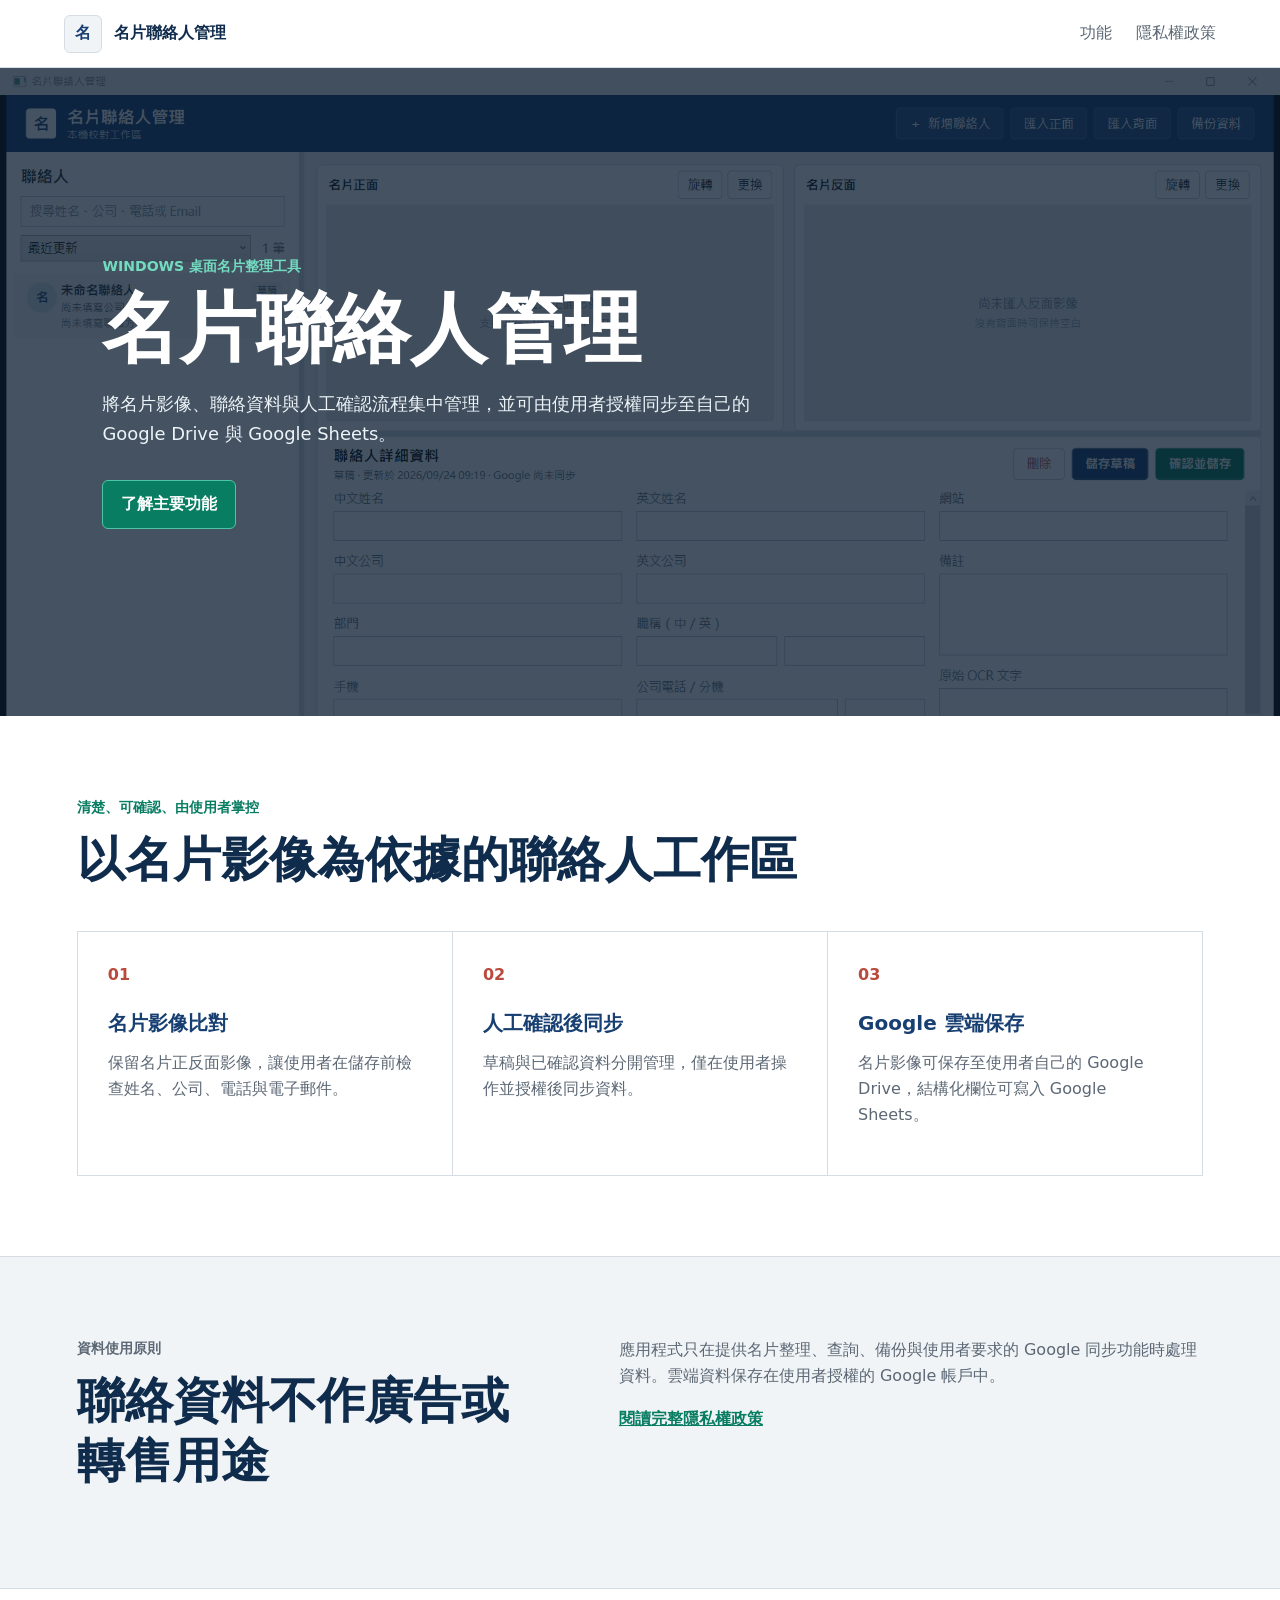
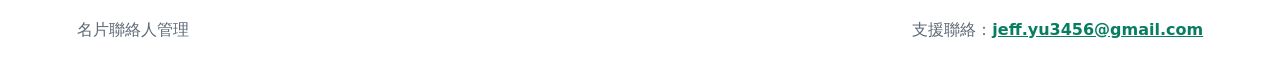
<file: index.html>
<!doctype html>
<html lang="zh-Hant">
<head>
  <meta charset="utf-8">
  <meta name="viewport" content="width=device-width, initial-scale=1">
  <meta name="description" content="名片聯絡人管理是一套協助使用者整理、確認與同步名片聯絡資料的桌面工具。">
  <title>名片聯絡人管理</title>
  <link rel="stylesheet" href="styles.css">
</head>
<body>
  <header class="site-header">
    <a class="brand" href="index.html" aria-label="名片聯絡人管理首頁">
      <span class="brand-mark" aria-hidden="true">名</span>
      <span>名片聯絡人管理</span>
    </a>
    <nav aria-label="主要導覽">
      <a href="#features">功能</a>
      <a href="privacy.html">隱私權政策</a>
    </nav>
  </header>

  <main>
    <section class="hero" aria-labelledby="hero-title">
      <div class="hero-shade"></div>
      <div class="hero-content">
        <p class="eyebrow">Windows 桌面名片整理工具</p>
        <h1 id="hero-title">名片聯絡人管理</h1>
        <p class="hero-copy">將名片影像、聯絡資料與人工確認流程集中管理，並可由使用者授權同步至自己的 Google Drive 與 Google Sheets。</p>
        <a class="primary-link" href="#features">了解主要功能</a>
      </div>
    </section>

    <section class="feature-band" id="features" aria-labelledby="features-title">
      <div class="section-inner">
        <div class="section-heading">
          <p class="eyebrow">清楚、可確認、由使用者掌控</p>
          <h2 id="features-title">以名片影像為依據的聯絡人工作區</h2>
        </div>
        <div class="feature-grid">
          <article>
            <span class="feature-number">01</span>
            <h3>名片影像比對</h3>
            <p>保留名片正反面影像，讓使用者在儲存前檢查姓名、公司、電話與電子郵件。</p>
          </article>
          <article>
            <span class="feature-number">02</span>
            <h3>人工確認後同步</h3>
            <p>草稿與已確認資料分開管理，僅在使用者操作並授權後同步資料。</p>
          </article>
          <article>
            <span class="feature-number">03</span>
            <h3>Google 雲端保存</h3>
            <p>名片影像可保存至使用者自己的 Google Drive，結構化欄位可寫入 Google Sheets。</p>
          </article>
        </div>
      </div>
    </section>

    <section class="privacy-band" aria-labelledby="privacy-title">
      <div class="section-inner privacy-layout">
        <div>
          <p class="eyebrow">資料使用原則</p>
          <h2 id="privacy-title">聯絡資料不作廣告或轉售用途</h2>
        </div>
        <div>
          <p>應用程式只在提供名片整理、查詢、備份與使用者要求的 Google 同步功能時處理資料。雲端資料保存在使用者授權的 Google 帳戶中。</p>
          <a class="text-link" href="privacy.html">閱讀完整隱私權政策</a>
        </div>
      </div>
    </section>
  </main>

  <footer>
    <p>名片聯絡人管理</p>
    <p>支援聯絡：<a href="mailto:jeff.yu3456@gmail.com">jeff.yu3456@gmail.com</a></p>
  </footer>
</body>
</html>
</file>
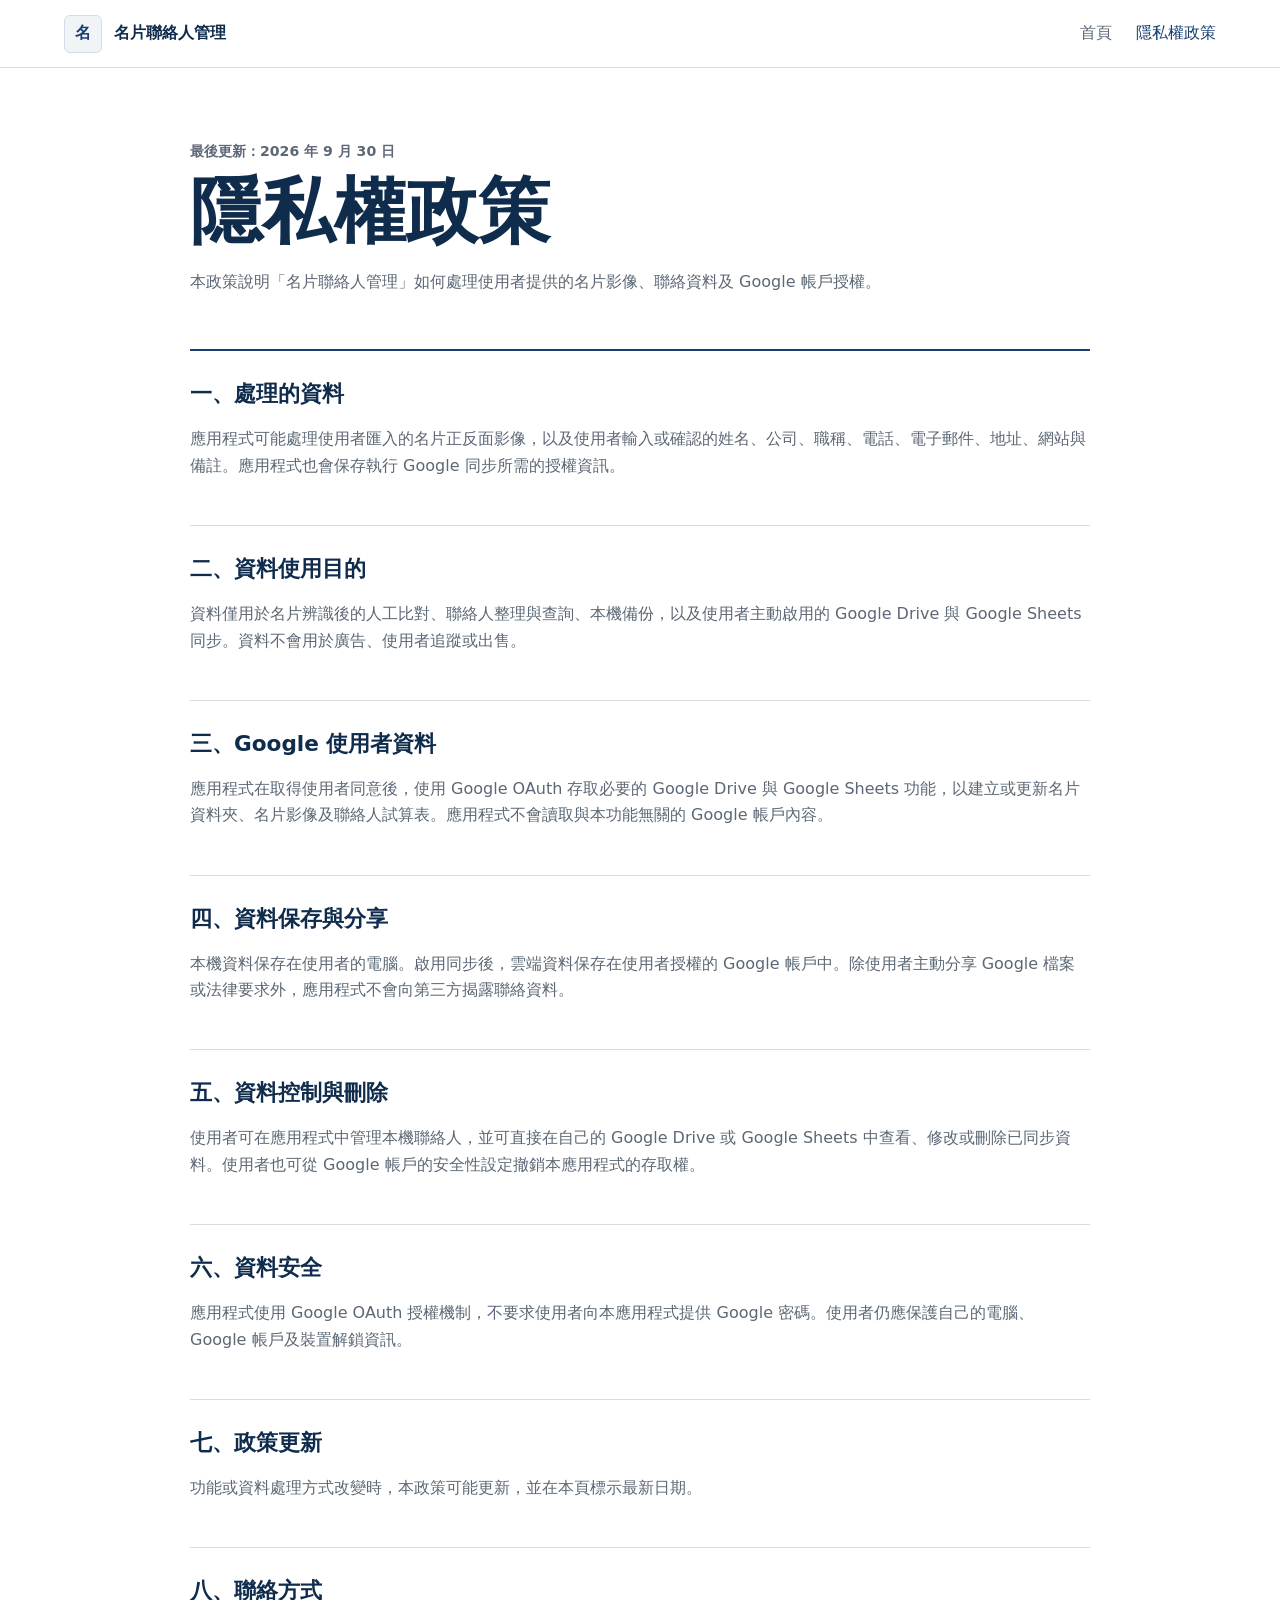
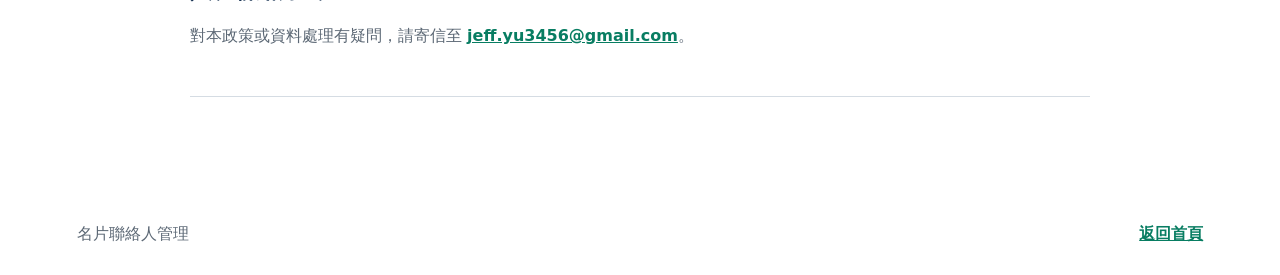
<file: privacy.html>
<!doctype html>
<html lang="zh-Hant">
<head>
  <meta charset="utf-8">
  <meta name="viewport" content="width=device-width, initial-scale=1">
  <meta name="description" content="名片聯絡人管理隱私權政策。">
  <title>隱私權政策｜名片聯絡人管理</title>
  <link rel="stylesheet" href="styles.css">
</head>
<body>
  <header class="site-header">
    <a class="brand" href="index.html" aria-label="名片聯絡人管理首頁">
      <span class="brand-mark" aria-hidden="true">名</span>
      <span>名片聯絡人管理</span>
    </a>
    <nav aria-label="主要導覽">
      <a href="index.html">首頁</a>
      <a aria-current="page" href="privacy.html">隱私權政策</a>
    </nav>
  </header>

  <main class="policy-main">
    <header class="policy-header">
      <p class="eyebrow">最後更新：2026 年 9 月 30 日</p>
      <h1>隱私權政策</h1>
      <p>本政策說明「名片聯絡人管理」如何處理使用者提供的名片影像、聯絡資料及 Google 帳戶授權。</p>
    </header>

    <div class="policy-content">
      <section>
        <h2>一、處理的資料</h2>
        <p>應用程式可能處理使用者匯入的名片正反面影像，以及使用者輸入或確認的姓名、公司、職稱、電話、電子郵件、地址、網站與備註。應用程式也會保存執行 Google 同步所需的授權資訊。</p>
      </section>

      <section>
        <h2>二、資料使用目的</h2>
        <p>資料僅用於名片辨識後的人工比對、聯絡人整理與查詢、本機備份，以及使用者主動啟用的 Google Drive 與 Google Sheets 同步。資料不會用於廣告、使用者追蹤或出售。</p>
      </section>

      <section>
        <h2>三、Google 使用者資料</h2>
        <p>應用程式在取得使用者同意後，使用 Google OAuth 存取必要的 Google Drive 與 Google Sheets 功能，以建立或更新名片資料夾、名片影像及聯絡人試算表。應用程式不會讀取與本功能無關的 Google 帳戶內容。</p>
      </section>

      <section>
        <h2>四、資料保存與分享</h2>
        <p>本機資料保存在使用者的電腦。啟用同步後，雲端資料保存在使用者授權的 Google 帳戶中。除使用者主動分享 Google 檔案或法律要求外，應用程式不會向第三方揭露聯絡資料。</p>
      </section>

      <section>
        <h2>五、資料控制與刪除</h2>
        <p>使用者可在應用程式中管理本機聯絡人，並可直接在自己的 Google Drive 或 Google Sheets 中查看、修改或刪除已同步資料。使用者也可從 Google 帳戶的安全性設定撤銷本應用程式的存取權。</p>
      </section>

      <section>
        <h2>六、資料安全</h2>
        <p>應用程式使用 Google OAuth 授權機制，不要求使用者向本應用程式提供 Google 密碼。使用者仍應保護自己的電腦、Google 帳戶及裝置解鎖資訊。</p>
      </section>

      <section>
        <h2>七、政策更新</h2>
        <p>功能或資料處理方式改變時，本政策可能更新，並在本頁標示最新日期。</p>
      </section>

      <section>
        <h2>八、聯絡方式</h2>
        <p>對本政策或資料處理有疑問，請寄信至 <a href="mailto:jeff.yu3456@gmail.com">jeff.yu3456@gmail.com</a>。</p>
      </section>
    </div>
  </main>

  <footer>
    <p>名片聯絡人管理</p>
    <p><a href="index.html">返回首頁</a></p>
  </footer>
</body>
</html>
</file>
<file: styles.css>
:root {
  color-scheme: light;
  --navy: #173f72;
  --navy-deep: #102c4d;
  --ink: #16202b;
  --muted: #5c6875;
  --line: #d5dce3;
  --surface: #ffffff;
  --soft: #f1f4f6;
  --green: #087d62;
  --coral: #b94a3d;
}

* {
  box-sizing: border-box;
}

html {
  scroll-behavior: smooth;
}

body {
  margin: 0;
  color: var(--ink);
  background: var(--surface);
  font-family: "Segoe UI", "Noto Sans TC", system-ui, sans-serif;
  line-height: 1.65;
}

a {
  color: inherit;
}

.site-header {
  min-height: 68px;
  padding: 12px clamp(20px, 5vw, 72px);
  display: flex;
  align-items: center;
  justify-content: space-between;
  gap: 24px;
  background: var(--surface);
  border-bottom: 1px solid var(--line);
}

.brand {
  display: inline-flex;
  align-items: center;
  gap: 12px;
  color: var(--navy-deep);
  font-weight: 700;
  text-decoration: none;
}

.brand-mark {
  width: 38px;
  height: 38px;
  display: inline-grid;
  place-items: center;
  color: var(--navy);
  background: var(--soft);
  border: 1px solid var(--line);
  border-radius: 6px;
}

nav {
  display: flex;
  gap: 24px;
}

nav a {
  color: var(--muted);
  text-decoration: none;
}

nav a:hover,
nav a[aria-current="page"] {
  color: var(--navy);
}

.hero {
  position: relative;
  min-height: min(700px, 72vh);
  display: grid;
  align-items: center;
  background-image: url("app-preview.png");
  background-position: center top;
  background-size: cover;
  overflow: hidden;
}

.hero-shade {
  position: absolute;
  inset: 0;
  background: rgba(10, 28, 48, 0.76);
}

.hero-content {
  position: relative;
  width: min(760px, calc(100% - 40px));
  margin-left: clamp(20px, 8vw, 128px);
  padding: 72px 0;
  color: #ffffff;
}

.eyebrow {
  margin: 0 0 10px;
  color: var(--green);
  font-size: 0.88rem;
  font-weight: 700;
  letter-spacing: 0;
  text-transform: uppercase;
}

.hero .eyebrow {
  color: #73dbc0;
}

h1,
h2,
h3,
p {
  margin-top: 0;
}

h1 {
  margin-bottom: 18px;
  font-size: clamp(2.4rem, 6vw, 5rem);
  line-height: 1.08;
  letter-spacing: 0;
}

.hero-copy {
  max-width: 670px;
  margin-bottom: 32px;
  color: #edf4f8;
  font-size: 1.12rem;
}

.primary-link {
  display: inline-flex;
  align-items: center;
  min-height: 46px;
  padding: 10px 18px;
  color: #ffffff;
  background: var(--green);
  border: 1px solid #4bc5a6;
  border-radius: 6px;
  font-weight: 700;
  text-decoration: none;
}

.feature-band,
.privacy-band {
  padding: 80px clamp(20px, 6vw, 96px);
}

.section-inner {
  width: min(1180px, 100%);
  margin: 0 auto;
}

.section-heading {
  max-width: 760px;
  margin-bottom: 42px;
}

h2 {
  margin-bottom: 18px;
  color: var(--navy-deep);
  font-size: clamp(1.8rem, 4vw, 3rem);
  line-height: 1.25;
  letter-spacing: 0;
}

.feature-grid {
  display: grid;
  grid-template-columns: repeat(3, 1fr);
  gap: 1px;
  background: var(--line);
  border: 1px solid var(--line);
}

.feature-grid article {
  min-width: 0;
  padding: 30px;
  background: var(--surface);
}

.feature-number {
  color: var(--coral);
  font-weight: 700;
}

h3 {
  margin: 18px 0 10px;
  color: var(--navy);
  font-size: 1.25rem;
  letter-spacing: 0;
}

.feature-grid p,
.privacy-layout p,
.policy-header p,
.policy-content p {
  color: var(--muted);
}

.privacy-band {
  background: var(--soft);
  border-top: 1px solid var(--line);
  border-bottom: 1px solid var(--line);
}

.privacy-layout {
  display: grid;
  grid-template-columns: minmax(0, 0.9fr) minmax(0, 1.1fr);
  gap: 64px;
  align-items: start;
}

.text-link,
.policy-content a,
footer a {
  color: var(--green);
  font-weight: 700;
}

footer {
  padding: 28px clamp(20px, 6vw, 96px);
  display: flex;
  justify-content: space-between;
  gap: 20px;
  color: var(--muted);
  background: var(--surface);
}

footer p {
  margin: 0;
}

.policy-main {
  width: min(900px, calc(100% - 40px));
  margin: 0 auto;
  padding: 72px 0 96px;
}

.policy-header {
  padding-bottom: 38px;
  border-bottom: 2px solid var(--navy);
}

.policy-header h1 {
  color: var(--navy-deep);
  font-size: clamp(2.4rem, 6vw, 4.5rem);
}

.policy-content section {
  padding: 30px 0;
  border-bottom: 1px solid var(--line);
}

.policy-content h2 {
  font-size: 1.35rem;
}

@media (max-width: 760px) {
  .site-header {
    align-items: flex-start;
    flex-direction: column;
  }

  nav {
    width: auto;
    align-self: stretch;
    justify-content: space-between;
  }

  .hero {
    min-height: 620px;
    background-position: 28% top;
  }

  .hero-content {
    width: calc(100% - 40px);
    margin: 0 20px;
    padding: 56px 0;
  }

  .feature-grid,
  .privacy-layout {
    grid-template-columns: 1fr;
  }

  .privacy-layout {
    gap: 10px;
  }

  .feature-band,
  .privacy-band {
    padding-top: 58px;
    padding-bottom: 58px;
  }

  footer {
    flex-direction: column;
  }
}
</file>
